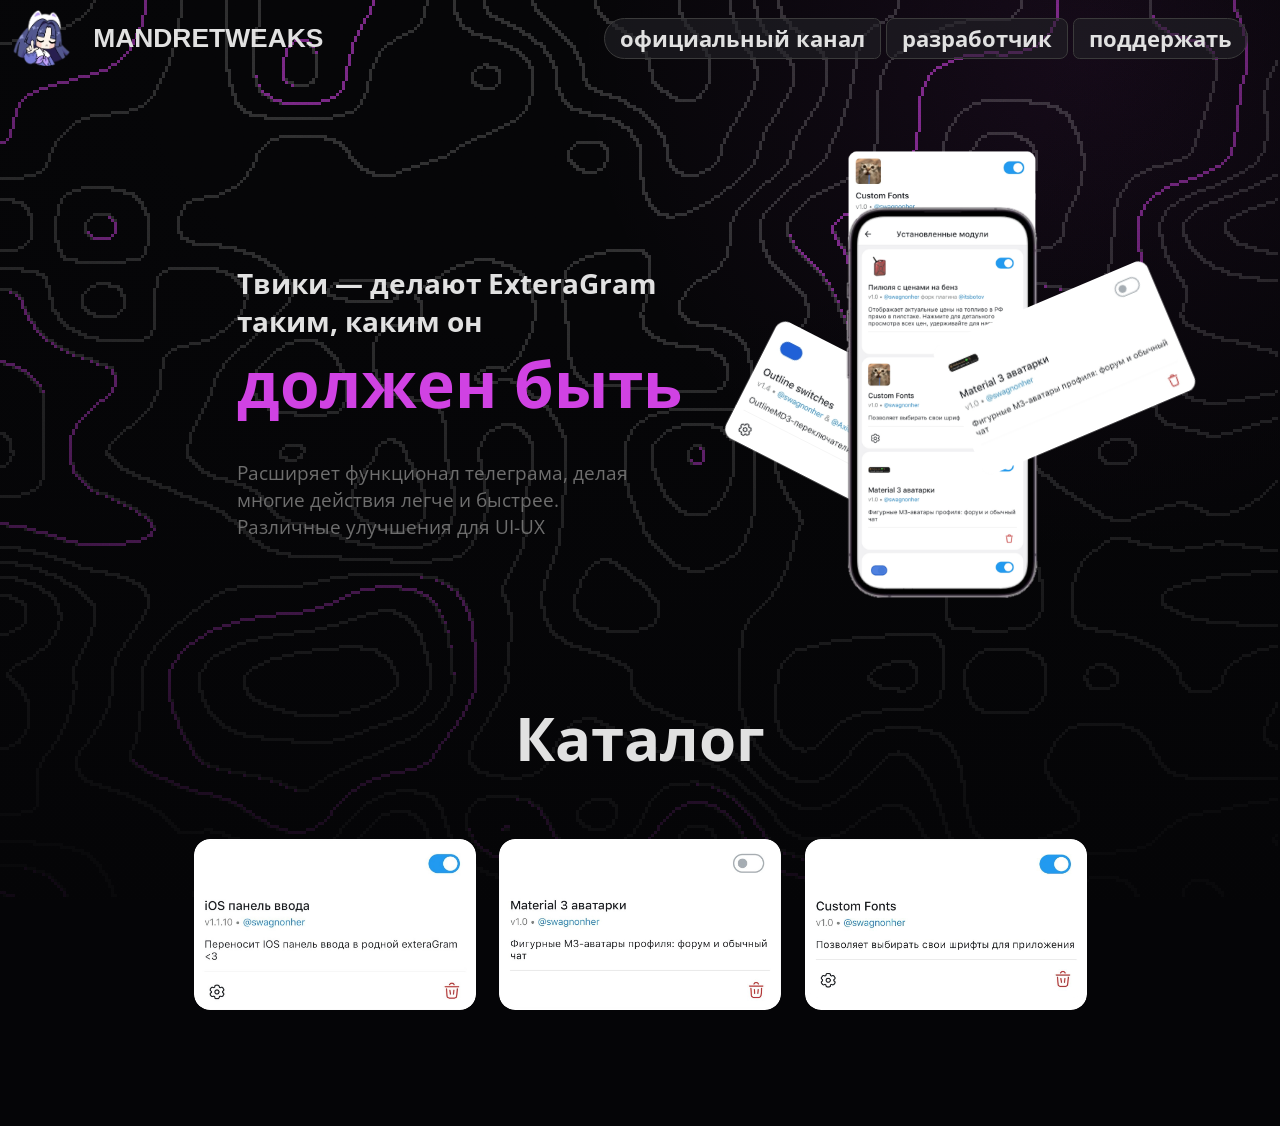
<file: new-mandra/index.html>
<!DOCTYPE html>
<html lang="ru">
    <head>
        <meta charset="UTF-8">
        <meta name="viewport" content="width=device-width, initial-scale=1.0">
        <link rel="stylesheet" href="style.css?v=1.1.1">
        <link href="https://db.onlinewebfonts.com/c/d7e8a95865396cddca89b00080d2cba6?family=SoDo+Sans+SemiBold" rel="stylesheet">
        <title>MandreTweaks</title>
    </head>
    <body>
        <div class="bg" aria-hidden="true">
            <canvas id="bg-canvas"></canvas>
            <div class="grain"></div>
            <div class="vignette"></div>
        </div>
        <div class="scrollprogress" id="progressbar"></div>
        <div class="navbar">
            <div class="navbar-left">
                <img src="assets/logo.png" alt="logo" class="logo">
                <h1 class="title">mandretweaks</h1>
            </div>
            <div class="navbar-right">
                <div class="links desktop">
                    <a href="https://t.me/swagnonher" class="channel-link">официальный канал</a>
                    <a href="https://t.me/sterepando" class="profile-link"><span>разработчик</span></a>
                    <a href="https://t.me/swagnonher/388" class="sup-link">поддержать</a>
                </div>

                 <!--mobile navbar-->
                <div class="burger mobile">
                    <div class="openbtn">
                        <svg class="open-icon" width="24" height="24" viewBox="0 0 24 24" fill="none" xmlns="http://w3.org">
                          <path d="M3 6h18M3 12h18M3 18h18" stroke="currentColor" stroke-width="2" stroke-linecap="round"/>
                        </svg>
                    </div>
                    <div class="closebtn">
                        <svg class="close-icon" xmlns="http://w3.org" width="24" height="24" viewBox="0 0 24 24" fill="none" stroke="currentColor" stroke-width="2" stroke-linecap="round" stroke-linejoin="round">
                          <line x1="18" y1="6" x2="6" y2="18"></line>
                          <line x1="6" y1="6" x2="18" y2="18"></line>
                        </svg>
                    </div>
                </div>  
            </div>
        </div>
        <div class="menu mobile">
            <div class="links-m">
                <a href="https://t.me/swagnonher" target="_blank" class="moblink">Официальный канал</a> 
                <a href="https://t.me/sterepando" class="moblink" target="_blank">Разработчик</a>
                <a href="https://t.me/swagnonher/388" class="moblink" target="_blank">Поддержать</a>
            </div>    
        </div>
        <main class="container desktop">
            <div class="conntainer-left">
                <h1 class="title-h">Твики — делают ExteraGram<br>таким, каким он<br><span>должен быть</span></h1>
                <p class="description">Расширяет функционал телеграма, делая<br>многие действия легче и быстрее.<br>Различные улучшения для UI-UX</p>
            </div>
            <div class="container-right">
                <div class="deco-imgs">
                    <img src="assets/tweaks-phone.png" class="phone" alt="phone">
                    <img src="assets/plugin-deco-1.png" class="custom-fonts" alt="custom fonts">
                    <img src="assets/plugin-deco-2.png" class="outline" alt="outline switches">
                    <img src="assets/plugin-deco-3.png" class="md3-ava" alt="md3 аватарки">
                </div>
            </div>
        </main>
        
        <main class="container-m mobile">
            <div class="sticky-view">
                <div class="container-title">
                    <h1 class="title-h-m">Твики — делают ExteraGram<br>таким, каким он<br><span>должен быть</span></h1>
                    <p class="description-m">Расширяет функционал телеграма, делая<br>многие действия легче и быстрее.<br>Различные улучшения для UI-UX</p>
                </div>

                <div class="deco-imgs-m">
                    <img src="assets/tweaks-phone.png" class="phone-m" alt="телефон">
                    <img src="assets/plugin-deco-1.png" class="custom-fonts-m" alt="custom fonts">
                    <img src="assets/plugin-deco-2.png" class="outline-m" alt="outline switches">
                    <img src="assets/plugin-deco-3.png" class="md3-ava-m" alt="md3 ававтарки">
                </div>
            </div>  
        </main>

        <section class="catalog-container">
            <h1 class="catalog-title">Каталог</h1>
            <div class="carousel-wrapper">
                <button class="carousel-btn prev mobile" onclick="moveCarousel(-1)" aria-label="←">&#10094;</button>

                <div class="carousel" id="catalogCarousel">
                    <a href="ios-input-panel" class="carousel-item">
                        <img src="assets/ios-panel.jpg" class="carousel-img" alt="ios-panel">
                    </a>
                    <a href="md3-avatarky/" class="carousel-item">
                        <img src="assets/md3-avatarky.jpg" class="carousel-img" alt="md3-avatarky">
                    </a>
                    <a href="custom-fonts/" class="carousel-item">
                        <img src="assets/custom-fonts.jpg" class="carousel-img" alt="custom fots">
                    </a>
                </div>

                <button class="carousel-btn next mobile" onclick="moveCarousel(1)" aria-label="→">&#10095;</button>
            </div>
            <div class="carousel-dots mobile" id="carouselDots"></div>
        </section>
        
        <script src="script.js?v=1.0.6"></script>
    </body>
</html>
</file>
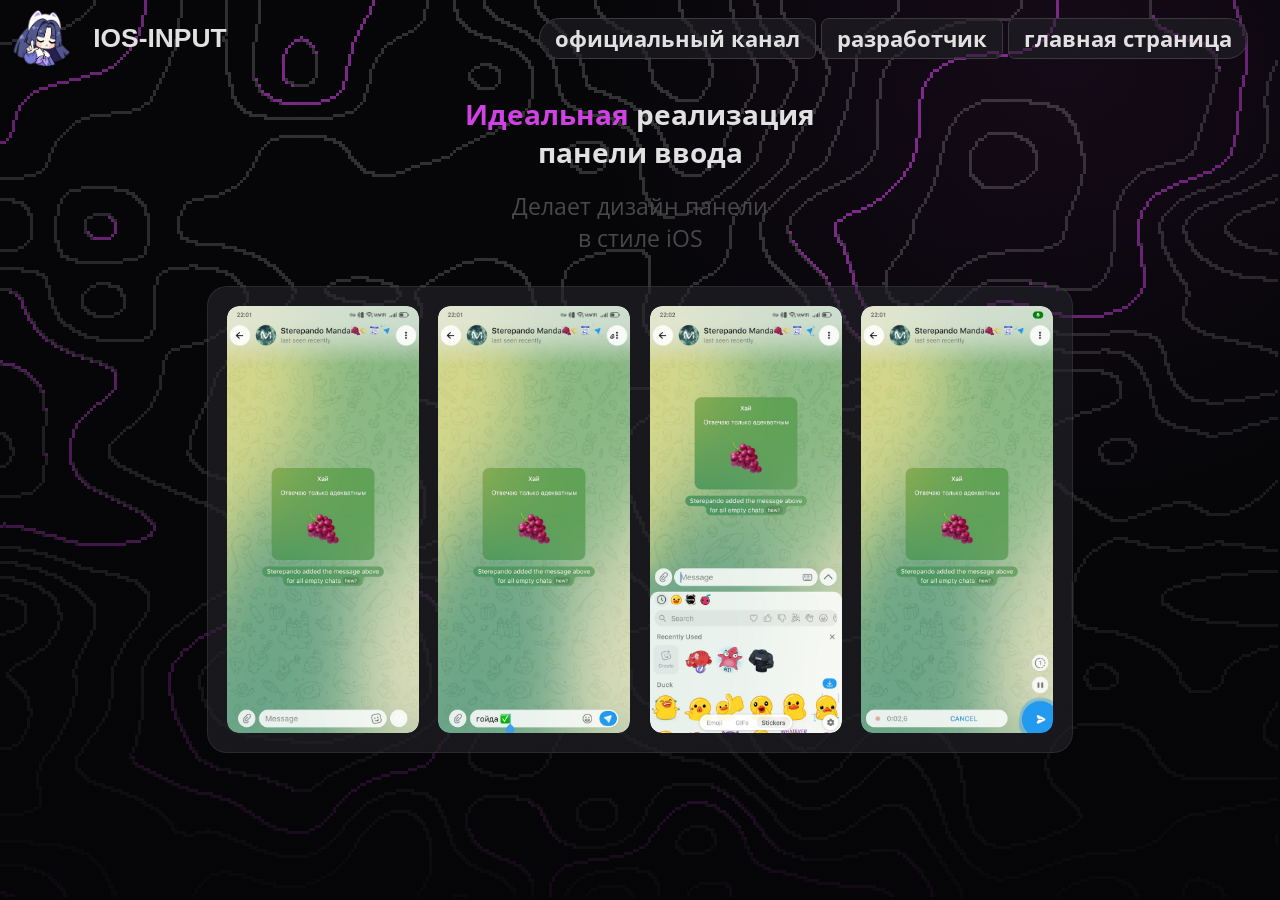
<file: new-mandra/ios-input-panel/index.html>
<!DOCTYPE html>
<html lang="ru">
    <head>
        <meta charset="UTF-8">
        <link rel="stylesheet" href="style.css?v=1.2.0">
        <meta name="viewport" content="width=device-width, initial-scale=1.0">
        <link href="https://db.onlinewebfonts.com/c/d7e8a95865396cddca89b00080d2cba6?family=SoDo+Sans+SemiBold" rel="stylesheet">
        <title>IOS Input Panel</title>
    </head>
    <body>
        <div class="bg" aria-hidden="true">
            <canvas id="bg-canvas"></canvas>
            <div class="grain"></div>
            <div class="vignette"></div>
        </div>
        <div class="navbar">
            <div class="navbar-left">
                <img src="assets/logo.png" alt="logo" class="logo">
                <h1 class="title">ios-input</h1>
            </div>
            <div class="navbar-right">
                <div class="links desktop">
                    <a href="https://t.me/swagnonher" class="channel-link">официальный канал</a>
                    <a href="https://t.me/sterepando" class="profile-link"><span>разработчик</span></a>
                    <a href="../index.html" class="main-link">главная страница</a>
                </div>

                 <!--mobile navbar-->
                <div class="burger mobile">
                    <div class="openbtn">
                        <svg class="open-icon" width="24" height="24" viewBox="0 0 24 24" fill="none" xmlns="http://w3.org">
                          <path d="M3 6h18M3 12h18M3 18h18" stroke="currentColor" stroke-width="2" stroke-linecap="round"/>
                        </svg>
                    </div>
                    <div class="closebtn">
                        <svg class="close-icon" xmlns="http://w3.org" width="24" height="24" viewBox="0 0 24 24" fill="none" stroke="currentColor" stroke-width="2" stroke-linecap="round" stroke-linejoin="round">
                          <line x1="18" y1="6" x2="6" y2="18"></line>
                          <line x1="6" y1="6" x2="18" y2="18"></line>
                        </svg>
                    </div>
                </div>  
            </div>
        </div>
        <div class="menu mobile">
            <div class="links-m">
                <a href="../index.html" class="moblink">Главная страница</a>
                <a href="https://t.me/swagnonher" target="_blank" class="moblink">Официальный канал</a> 
                <a href="https://t.me/sterepando" class="moblink" target="_blank">Разработчик</a>
                <a href="https://t.me/swagnonher/388" class="moblink" target="_blank">Поддержать</a>
            </div>    
        </div>
        <main class="container">
            <div class="container-title">
                <h1 class="title-h"><span>Идеальная</span> реализация<br>панели ввода</h1>
                <p class="description">Делает дизайн панели<br>в стиле iOS</p>
            </div>
            <div class="carousel-wrapper">
                <div class="container-imgs" id="panelCarousel">
                    <div class="carousel-item">
                        <img src="assets/main-panel.jpg" class="main-panel d-img" alt="обычная панель">
                        <div class="card-overlay">
                            <img src="assets/main-panel-desc.jpg" class="img-desc main-desc" alt="обычная панель">
                            <p class="desc-text">Просто панель</p>
                        </div>
                    </div>
                    <div class="carousel-item">
                        <img src="assets/typing-panel.jpg" class="typing-panel d-img" alt="писать">
                        <div class="card-overlay">
                            <img src="assets/typing-panel-desc.jpg" class="img-desc typing-desc" alt="писать">
                            <p class="desc-text">При вводе текста панель<br>расширяется, липкая анимация кнопки<br>отправки сообщения</p>
                        </div>
                    </div>
                    <div class="carousel-item">
                        <img src="assets/keyboard-panel.jpg" class="keyboard-panel d-img" alt="при открытии клавы/стиков">
                        <div class="card-overlay">
                            <img src="assets/keyboard-panel-desc.jpg" class="img-desc keyboard-desc" alt="при открытии клавиатуры">
                            <p class="desc-text">При открытии клавиатуры/стикеров<br>панель расширяется</p>
                        </div>
                    </div>
                    <div class="carousel-item">
                        <img src="assets/voice-panel.jpg" class="voice-panel d-img" alt="гски">
                        <div class="card-overlay">
                            <img src="assets/voice-panel-desc.jpg" class="img-desc voice-desc" alt="голосовые сообщения">
                            <p class="desc-text">Панель видоизменяется при<br>записи голосовых</p>
                        </div>
                    </div>
                </div>
            </div>
            <div class="carousel-dots" id="carouselDots"></div>
        </main>
        
        <script src="script.js?v=1.1.5"></script>
    </body>
</html>
</file>
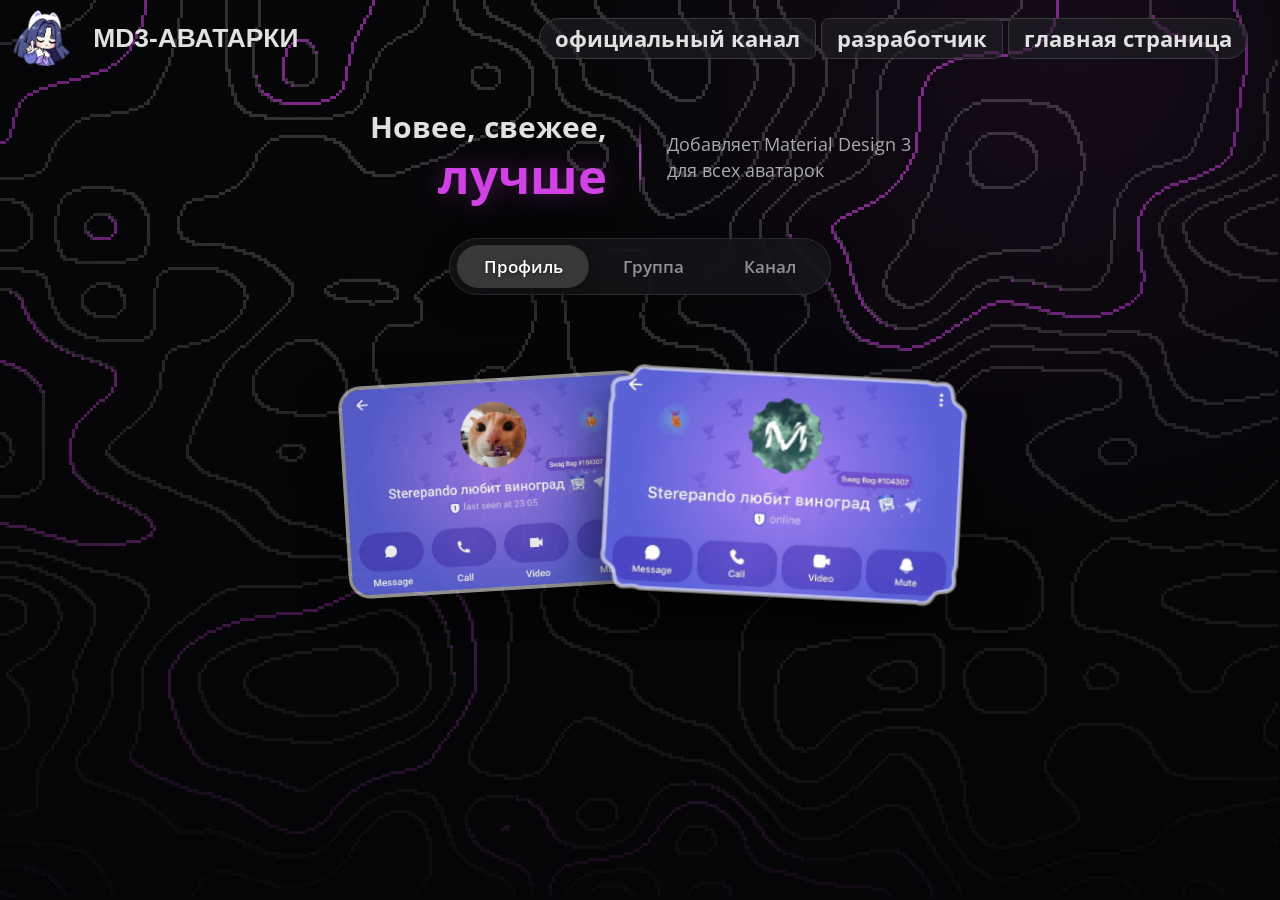
<file: new-mandra/md3-avatarky/index.html>
<!DOCTYPE html>
<html lang="ru">
    <head>
        <meta charset="UTF-8">
        <meta name="viewport" content="width=device-width, initial-scale=1.0">
        <link rel="stylesheet" href="style.css?v=1.3.5">
        <link href="https://db.onlinewebfonts.com/c/d7e8a95865396cddca89b00080d2cba6?family=SoDo+Sans+SemiBold" rel="stylesheet">
        <title>MD-3 аватарки</title>
    </head>
    <body>
        <div class="bg" aria-hidden="true">
            <canvas id="bg-canvas"></canvas>
            <div class="grain"></div>
            <div class="vignette"></div>
        </div>
        <div class="navbar">
            <div class="navbar-left">
                <img src="assets/logo.png" alt="logo" class="logo">
                <h1 class="title">MD3-Аватарки</h1>
            </div>
            <div class="navbar-right">
                <div class="links desktop">
                    <a href="https://t.me/swagnonher" class="channel-link">официальный канал</a>
                    <a href="https://t.me/sterepando" class="profile-link"><span>разработчик</span></a>
                    <a href="../index.html" class="main-link">главная страница</a>
                </div>

                 <!--mobile navbar-->
                <div class="burger mobile">
                    <div class="openbtn">
                        <svg class="open-icon" width="24" height="24" viewBox="0 0 24 24" fill="none" xmlns="http://w3.org">
                          <path d="M3 6h18M3 12h18M3 18h18" stroke="currentColor" stroke-width="2" stroke-linecap="round"/>
                        </svg>
                    </div>
                    <div class="closebtn">
                        <svg class="close-icon" xmlns="http://w3.org" width="24" height="24" viewBox="0 0 24 24" fill="none" stroke="currentColor" stroke-width="2" stroke-linecap="round" stroke-linejoin="round">
                          <line x1="18" y1="6" x2="6" y2="18"></line>
                          <line x1="6" y1="6" x2="18" y2="18"></line>
                        </svg>
                    </div>
                </div>  
            </div>
        </div>
        <div class="menu mobile">
            <div class="links-m">
                <a href="../index.html" class="moblink">Главная страница</a>
                <a href="https://t.me/swagnonher" target="_blank" class="moblink">Официальный канал</a> 
                <a href="https://t.me/sterepando" class="moblink" target="_blank">Разработчик</a>
                <a href="https://t.me/swagnonher/388" class="moblink" target="_blank">Поддержать</a>
            </div>    
        </div>
        <main class="container">
            <div class="container-title">
                <h1 class="title-h">Новее, свежее,<br><span>лучше</span></h1>
                <p class="description">Добавляет Material Design 3<br>для всех аватарок</p>
            </div>

            <div class="tabs-container">
                <div class="tabs-list" role="tablist" aria-label="Категории аватарок">
                    <div class="tab-indicator" aria-hidden="true"></div>
                    <button class="tab-trigger active" role="tab" aria-selected="true" data-tab="profile" data-index="0">Профиль</button>
                    <button class="tab-trigger" role="tab" aria-selected="false" data-tab="group" data-index="1">Группа</button>
                    <button class="tab-trigger" role="tab" aria-selected="false" data-tab="channel" data-index="2">Канал</button>
                </div>

                <div class="tabs-viewport">
                    <div class="tabs-track">
                        <!-- профиль -->
                        <div class="tab-panel active" id="panel-profile" role="tabpanel" data-index="0">
                            <div class="cards-pair">
                                <div class="card card-left">
                                    <img src="assets/md3-profile-noplugin" alt="MD3 Профиль без плагина" class="card-img">
                                </div>
                                <div class="card card-right card-wave" data-wave="tight">
                                    <img src="assets/md3-profile.jpg" alt="MD3 Профиль с плагином" class="card-img card-wavy-img">
                                    <canvas class="card-wave-canvas"></canvas>
                                </div>
                            </div>
                        </div>

                        <!-- группа -->
                        <div class="tab-panel" id="panel-group" role="tabpanel" data-index="1">
                            <div class="cards-pair">
                                <div class="card card-left">
                                    <img src="assets/md3-group-noplugin" alt="MD3 Группа без плагина" class="card-img">
                                </div>
                                <div class="card card-right card-wave" data-wave="stretched">
                                    <img src="assets/md3-group.jpg" alt="MD3 Группа с плагином" class="card-img card-wavy-img">
                                    <canvas class="card-wave-canvas"></canvas>
                                </div>
                            </div>
                        </div>

                        <!-- канал -->
                        <div class="tab-panel" id="panel-channel" role="tabpanel" data-index="2">
                            <div class="cards-pair">
                                <div class="card card-left">
                                    <img src="assets/md3-channel-noplugin" alt="MD3 Канал без плагина" class="card-img">
                                </div>
                                <div class="card card-right card-wave" data-wave="tight">
                                    <img src="assets/md3-channel.jpg" alt="MD3 Канал с плагином" class="card-img card-wavy-img">
                                    <canvas class="card-wave-canvas"></canvas>
                                </div>
                            </div>
                        </div>
                    </div>
                </div>
            </div>
        </main>
        <script src="script.js?v=1.3.0"></script>
    </body>
</html>
</file>
<file: new-mandra/style.css>
@import url('https://fonts.googleapis.com/css2?family=Google+Sans:ital,opsz,wght@0,17..18,400..700;1,17..18,400..700&family=Open+Sans:ital,wght@0,300..800;1,300..800&family=Roboto:ital,wght@0,100..900;1,100..900&display=swap');


*,
*::before,
*::after {
    -webkit-tap-highlight-color: transparent;
}

:root {
    --sky: #050507;
    --accent-2: #d042e3;
}

html {
    background: var(--sky);
}

html, body {
    width: 100%;
    min-width: 100%;
    overflow-x: clip; 
}

body {
    background-color: var(--sky);
    font-family: 'Google Sans', 'Open Sans', 'Roboto', sans-serif;
    margin: 0;
    position: relative;
}

/* Vanity background 1-in-1 */
.bg {
    z-index: 0;
    pointer-events: none;
    background: var(--sky);
    position: fixed;
    inset: 0;
    overflow: hidden;
}

.bg canvas {
    width: 100%;
    height: 100%;
    display: block;
    position: absolute;
    inset: 0;
}

.bg .grain {
    opacity: .35;
    mix-blend-mode: overlay;
    background-image: url("data:image/svg+xml,%3Csvg xmlns='http://www.w3.org/2000/svg' width='160' height='160'%3E%3Cfilter id='n'%3E%3CfeTurbulence type='fractalNoise' baseFrequency='.85' numOctaves='3' stitchTiles='stitch'/%3E%3C/filter%3E%3Crect width='100%25' height='100%25' filter='url(%23n)' opacity='.55'/%3E%3C/svg%3E");
    position: absolute;
    inset: 0;
}

.bg .vignette {
    background: radial-gradient(120% 90% at 50% 10%, #0000 25%, #050507e6 100%);
    position: absolute;
    inset: 0;
}

.navbar,
.container,
.container-m,
.catalog-container {
    position: relative;
    z-index: 1;
}

.navbar{
    display: flex;
    align-items: center;
    justify-content: space-between;
}

.navbar-left{
    display: flex;
    align-items: center;
    max-width: 15rem;
    transition: opacity 0.35s ease;
}

.logo{
    width: clamp(3.25rem, 4.5vw, 5.85rem);
    height: auto;
    padding: 0.5rem 0.8rem;
    cursor: pointer;
    transition: transform 0.35s cubic-bezier(0.2, 0, 0, 1);
}

.logo:hover {
    transform: scale(1.06) rotate(-2deg);
}

.title{
    font-family: "SoDo Sans SemiBold", Arial, Helvetica, sans-serif;
    color: rgb(225, 225, 225);
    font-size: clamp(0.85rem, 2.5vw, 1.65rem);
    padding: 5px 10px 5px 10px;
    text-transform: uppercase;
}

.navbar-right{
    display: flex;
    align-items: center;
    padding: 0.5rem 1rem 0.5rem 1rem;
    margin-right: 1rem;
}

.links{
    display: flex;
    align-items: center;
    gap: 5px;
}

.links a {
    font-weight: 700;
    font-size: 1.35rem;
    text-decoration: none;
    color: rgb(225, 225, 225);
    background-color: rgb(34, 34, 39, 0.6);
    padding: 5px 15px;
    border: 1px solid rgb(59, 59, 59);
    z-index: 2;
    
    box-sizing: border-box;
    display: inline-flex;
    align-items: center;
    justify-content: center;
}

.channel-link{
    border-radius: 50px 16px 16px 50px;
    position: relative;
    overflow: hidden;
    z-index: 1;
    text-align: center;
}

.channel-link::before{
    content: '';
    position: absolute;
    left: 50%;
    top: 50%;
    width: 0;
    height: 0;
    border-radius: 50%;
    background: rgba(208, 66, 227, 0.95);
    transform: translate(-50%, -50%);
    transition: width 0.4s ease, height 0.4s ease;
    z-index: -1;
}

.channel-link:hover::before{
    width: 300px;
    height: 300px;
}

.profile-link{
    border-radius: 8px;
    position: relative;
    overflow: hidden;
}

.profile-link span {
    position: relative;
    z-index: 2;
}

.profile-link::before{
    content: '';
    position: absolute;
    top: 0;
    left: 0;
    width: 100%;
    height: 100%;
    
    background-image: url("data:image/svg+xml,%3Csvg xmlns='http://www.w3.org/2000/svg' viewBox='0 0 120 28' preserveAspectRatio='none'%3E%3Cpath d='M0,15 C30,5 40,25 60,15 C80,5 90,25 120,15 L120,28 L0,28 Z' fill='rgba(208, 66, 227, 0.95)'/%3E%3C/svg%3E");
    background-repeat: repeat-x;
    background-size: 100px 100%;
    
    transform: translateY(100%);
    
    transition: transform 0.4s cubic-bezier(0.4, 0, 0.2, 1);
    z-index: 1;
    animation: wave-scroll 2s linear infinite;
}

@keyframes wave-scroll {
    0% {
        background-position-x: 0;
    }
    100%{
        background-position-x: 100px;
    }
}

.profile-link:hover::before{
    transform: translateY(0);
}

.sup-link {
    border-radius: 16px 50px 50px 16px;
    transition: background-color 0.4s ease-out, 
                border-radius 0.25s ease-out, 
                border-color 0.25s ease-out;
}

.sup-link:hover {
    background-color: rgba(208, 66, 227, 0.877);
    border-radius: 50px;
    border-color: transparent;
}


/* container */

.container{
    display: flex;
    margin: 0 auto;
    justify-content: center;
    max-width: 72.85rem;
    width: 100%;
    margin-top: clamp(3.75rem, 10vw, 15rem);
    align-items: center;
}

.title-h{
    color: rgb(225, 225, 225);
    font-size: clamp(1.3rem, 2.2vw, 2.5rem);
}

.title-h span{
    color: rgb(208, 66, 227);
    font-size: clamp(2.2rem, 5vw, 5rem);
}

.description{
    margin-top: 2rem;
    font-size: clamp(1rem, 1.5vw, 2rem);
    color: rgb(110, 110, 110);
    animation: desc 1.7s ease forwards 1s;
    opacity: 0;
}

@keyframes desc {
    0% {
        opacity: 0;
        transform: translateY(50%) scale(0.9);
    }
    100% {
        opacity: 1;
        transform: translateY(0) scale(1);
    }
}

.container-right{
    display: flex;
    justify-content: center;
    flex-direction: column;
    margin-left: clamp(10rem, 10vw, 17.85rem);
}

.deco-imgs{
    position: relative;
    display: inline-block;
}

.phone{
    display: block;
    position: relative;
    width: clamp(10rem, 15.75vw, 28.45rem);
    height: auto;
    z-index: 20;
}

.custom-fonts{
    position: absolute;
    top: 0;
    left: 0;
    z-index: 1;
    width: 93%;
    transform: translateX(3.5%) translateY(-50%);
    animation: cust 1.2s ease forwards;
    opacity: 1;
}

@keyframes cust {
    0% {
        transform: translateX(3.5%) translateY(80%) scale(0.9);
        opacity: 0;
    }
    100%{
        transform: translateX(3.5%) translateY(-50%) scale(1);
        opacity: 1;
    }
}

.outline{
    position: absolute;
    top: 40%;
    left: 0;
    width: clamp(14.5rem, 15.25vw, 19.75rem);
    transform: rotate(27deg) translateX(-45%);
    animation: outline 1.2s ease forwards;
}

@keyframes outline {
    0%{
        opacity: 0;
        transform: translateX(-15%) rotate(27deg) scale(0.9);
    }
    100%{
        opacity: 1;
        transform: translateX(-45%) rotate(27deg) scale(1);
        opacity: 1;
    }
}

.md3-ava{
    position: absolute;
    top: 35%;
    left: 0;
    width: clamp(14.5rem, 14.25vw, 19.75rem);
    transform: rotate(-23deg) translateX(50%);
    z-index: 40;
    animation: md3ava 1.5s ease forwards;
}

@keyframes md3ava {
    0% {
        opacity: 0;
        transform: rotate(-23deg) translateX(5%) scale(0.9);
    }
    100% {
        opacity: 1;
        transform: rotate(-23deg) translateX(50%) scale(1);
    }
}

.catalog-container{
    display: flex;
    width: 100%;
    align-items: center;
    justify-content: center;
    flex-direction: column;
    margin-top: 6rem;
    margin-bottom: 6rem;
}

.catalog-title{
    color: rgb(225, 225, 225);
    font-weight: 700;
    font-size: clamp(3.75rem, 4.5vw, 5rem);
    margin: 0 auto 2.5rem auto;
    text-align: center;

    /* анимация */
    opacity: 0;
    transform: translateY(3rem) scale(0.95);
    transition: opacity 0.8s cubic-bezier(0.4, 0, 0.2, 1), transform 0.8s cubic-bezier(0.4, 0, 0.2, 1);
}

.catalog-title.visible{
    transform: translateY(0) scale(1);
    opacity: 1;
}

.carousel-wrapper{
    position: relative;
    width: 100%;
    max-width: 72.85rem;
    padding: 0 1rem;
    box-sizing: border-box;
    display: flex;
    align-items: center;
    justify-content: center;
}

.carousel{
    display: flex;
    gap: 24px;
    overflow-x: visible;
    scroll-behavior: smooth;
    scrollbar-width: none;
    padding: 20px 10px; 
    box-sizing: border-box;
    width: 100%;
    justify-content: center;
}


.carousel::-webkit-scrollbar {
    display: none;
}

.carousel-item {
    flex: 0 0 clamp(240px, 22vw, 320px);
    scroll-snap-align: start;
    text-decoration: none;
    display: block;
    border-radius: 16px;
    overflow: hidden;
    background: transparent;
    border: none;

    background: #ffffff;

    contain: layout paint;
    isolation: isolate;

    transform: translate3d(0, 0, 0);
    -webkit-mask-image: -webkit-radial-gradient(white, black);
    mask-image: radial-gradient(white, black);
}

.carousel-item:hover{
    border: 1px solid rgba(208, 66, 227, 0.877);
}

.carousel-img {
    width: 100%;
    height: auto;
    object-fit: cover;
    display: block;
    border-radius: 16px;
    object-position: top center;
    transform-origin: center center;

    will-change: transform;
    transform: scale3d(1, 1, 1);
    backface-visibility: hidden;
    -webkit-backface-visibility: hidden;

    outline: 1px solid transparent;

    transition: transform 0.35s cubic-bezier(0.4, 0, 0.2, 1);

    pointer-events: none;
}

.carousel-item:hover .carousel-img {
    transform: scale3d(1.03, 1.03, 1);
}

.carousel-btn {
    display: none;
    position: absolute;
    top: 50%;
    transform: translateY(-50%);
    width: 48px;
    height: 48px;
    border-radius: 50%;
    background-color: rgba(34, 34, 39, 0.9);
    color: rgb(225, 225, 225);
    border: 1px solid rgb(59, 59, 59);
    cursor: pointer;
    z-index: 10;
    align-items: center;
    justify-content: center;
    font-size: 1.25rem;
    transition: background-color 0.25s ease, border-color 0.25s ease, transform 0.2s ease;
}

.carousel-btn:hover {
    background-color: rgba(208, 66, 227, 0.95);
    border-color: rgba(208, 66, 227, 0.95);
}

.carousel-btn:active {
    transform: translateY(-50%) scale(0.92);
}

.carousel-btn.prev {
    left: -40px;
}

.carousel-btn.next {
    right: -40px;
}

.mobile{
    display: none !important;
}

.scrollprogress{
    display: none;
}

.carousel-dots {
    display: none; /* carousel */
}

@media (max-width: 1024px) {
    .links.desktop {
        display: none !important;
    }
    .burger.mobile {
        display: flex !important;
    }
    .menu.mobile {
        display: flex;
    }
}

@media (max-width: 760px) {
    .desktop{
        display: none !important;
    }
    .mobile{
        display: flex !important;
    }
    .title{
        font-size: 1.2rem;
    }
    .navbar{
        position: fixed !important;
        top: 0 !important;
        left: 0 !important;
        width: 100% !important;
        box-sizing: border-box;
        padding-top: env(safe-area-inset-top, 0px);
        z-index: 10000;
        background-color: rgba(5, 5, 7, 0.6);

        transition: background-color 0.35s ease;
    }
    .scrollprogress {
        display: block;
        position: fixed !important;
        top: var(--nav-h, 60px) !important;
        left: 0;
        height: 3px;
        width: 0%;
        background: rgba(219, 143, 255, 0.86);
        z-index: 100005;
        pointer-events: none;
        box-shadow: 0 0 8px rgba(208, 66, 227, 0.6);
        opacity: 1;
        transition: width 0.05s ease-out, opacity 0.35s ease;
    }
    .carousel-dots{
        display: flex;
        justify-content: center;
        align-items: center;
        gap: 8px;
        margin-top: 1.5rem;
    }

    .catalog-container {
        margin-top: -7rem;
        margin-bottom: 4rem;
        opacity: 0;
        transform: translateY(50px) scale(0.96);
        will-change: opacity, transform;
        transition: opacity 0.6s cubic-bezier(0.4, 0, 0.2, 1), 
                    transform 0.6s cubic-bezier(0.4, 0, 0.2, 1);
    }
    .catalog-container.visible {
        opacity: 1;
        transform: translateY(0) scale(1);
    }
    .catalog-container .catalog-title {
        opacity: 1 !important;
        transform: none !important;
    }
    .carousel-btn {
        display: flex;
    }
    .carousel-btn.prev{
        left: 4px;
    }
    .carousel-btn.next{
        right: 4px;
    }
    .carousel {
        justify-content: flex-start !important;
        overflow-x: auto !important;
        -webkit-overflow-scrolling: touch;
        scroll-snap-type: x mandatory;
        overscroll-behavior-x: contain;
        scrollbar-width: none;
        padding: 20px 60px !important;
        scroll-padding-inline: 60px !important;
        -webkit-mask-image: linear-gradient(to right, transparent 0%, black 60px, black calc(100% - 60px), transparent 100%);
        mask-image: linear-gradient(to right, transparent 0%, black 60px, black calc(100% - 60px), transparent 100%);
    }
    .carousel::-webkit-scrollbar {
        display: none;
    }
    .carousel-item {
        scroll-snap-align: center;
    }
}

body.menu-open .scrollprogress {
    opacity: 0 !important;
    pointer-events: none;
    transition: opacity 0.2s ease;
}

/* Контейнер бургера */
.burger {
    position: relative;
    width: 40px;
    height: 40px;
    margin-right: 5%;
    display: flex;
    align-items: center;
    justify-content: center;
    cursor: pointer;
}

/* Общие стили для обеих иконок: центрируем их строго в одной точке */
.openbtn,
.closebtn {
    position: absolute;
    inset: 0;
    margin: auto;
    width: 24px;
    height: 24px;
    display: flex;
    align-items: center;
    justify-content: center;
    transition: opacity 0.25s ease, transform 0.3s cubic-bezier(0.4, 0, 0.2, 1);
}

.openbtn {
    color: rgb(225, 225, 225);
    opacity: 1;
    pointer-events: auto;
    transform: rotate(0deg) scale(1);
}

.openbtn.hidden {
    opacity: 0;
    pointer-events: none;
    transform: rotate(90deg) scale(0.7);
}

.closebtn {
    color: rgb(173, 173, 173);
    opacity: 0;
    pointer-events: none;
    transform: rotate(0deg) scale(0.7);
    z-index: 99999;
}

.closebtn.visible {
    opacity: 1;
    pointer-events: auto;
    transform: rotate(-90deg) scale(1);
}

.menu{
    display: flex;
    flex-direction: column;
    position: fixed;
    top: 0;
    left: 0;
    width: 100vw;
    height: 100vh;
    background-color: rgba(20, 20, 20, 0.95);
    backdrop-filter: blur(10px);
    z-index: 9999;


    transform: translateX(100vw);
    transition: transform 0.4s ease, visibility 0.4s ease;
    pointer-events: none;
    visibility: hidden;
}

.menu.visible {
    display: flex;
    transform: translateX(0);
    pointer-events: auto;
    visibility: visible;
}

.links-m{
    display: flex;
    flex-direction: column;
    margin-top: 20%;
}

.moblink{
    color: rgb(173, 173, 173);
    font-size: 1.5rem;
    text-align: left;
    text-decoration: none;
    padding: 20px 5% 20px 5%;
    transition: all 0.3s ease;
    border-bottom: 1px solid rgb(73, 73, 73);
}

.moblink:first-child{
    border-top: 1px solid rgb(73, 73, 73);
}

.moblink:hover{
    color: rgba(219, 143, 255, 0.86);
}

body.menu-open .navbar {
    background-color: transparent !important;
    backdrop-filter: none !important;
    -webkit-backdrop-filter: none !important;
}

body.menu-open .navbar-left {
    opacity: 0;
    pointer-events: none;
    transition: opacity 0.25s ease;
}


/* mobile highlight */

.container-m{
    display: flex;
    align-items: flex-start;
    flex-direction: column;
    width: 100%;
    height: 200vh;
}

.sticky-view{
    position: sticky;
    top: 0;
    width: 100%;
    height: 100vh;
    height: 100svh;
    overflow: hidden;
    flex-shrink: 0;
    display: flex;
    flex-direction: column;
}

.container-title{
    display: flex;
    width: 100%;
    flex: 0 0 auto;
    align-items: flex-start;
    overflow-x: hidden;
    scrollbar-width: none;
}

.container-title::-webkit-scrollbar{
    display: none;
}

.title-h-m,
.description-m{
    flex: 0 0 100%;
    box-sizing: border-box;
    margin: 0;
    padding: calc(var(--nav-h, 60px) + 1.5rem) 6% 0;
}

.title-h-m{
    color: rgb(225, 225, 225);
    font-weight: 600;
    font-size: clamp(1.1rem, 5.2vw, 1.5rem);
    line-height: 1.25;
}

.title-h-m span{
    color: rgb(208, 66, 227);
    font-size: clamp(1.7rem, 9vw, 2.4rem);
}

.description-m{
    color: rgb(110, 110, 110);
    font-size: clamp(0.85rem, 4vw, 1.05rem);
    line-height: 1.5;
    text-align: left;
}

/* deco imgs */

.deco-imgs-m{
    position: relative;
    align-self: center;
    margin-top: 4rem;
}

.phone-m{
    position: relative;
    display: block;
    width: clamp(10.5rem, 12.25vw, 20.85rem);
    height: auto;
    z-index: 20;
    opacity: 0;
    transform: scale(0.96);
    transition: opacity 0.5s ease, transform 0.5s ease;
}

.custom-fonts-m,
.outline-m,
.md3-ava-m{
    position: absolute;
    left: 0;
    opacity: 0;
    will-change: transform, opacity;
}

.custom-fonts-m{
    top: 0;
    z-index: 1;
    width: 93%;
    transform: translateX(3.5%) translateY(80%) scale(0.9);
    transition: transform 0.45s cubic-bezier(0.4, 0, 0.2, 1), opacity 0.35s ease;
}

.outline-m{
    top: 40%;
    width: 100%;
    transform: translateX(-15%) rotate(27deg) scale(0.9);
    transition: transform 0.45s cubic-bezier(0.4, 0, 0.2, 1), opacity 0.35s ease;
}

.md3-ava-m{
    top: 35%;
    width: 100%;
    transform: rotate(-23deg) translateX(5%) scale(0.9);
    z-index: 40;
    transition: transform 0.5s cubic-bezier(0.4, 0, 0.2, 1), opacity 0.4s ease;
}

.deco-imgs-m.show .phone-m{
    opacity: 1;
    transform: scale(1);
}

.deco-imgs-m.show .custom-fonts-m{
    opacity: 1;
    transform: translateX(3.5%) translateY(-50%) scale(1);
    transition-delay: 0.08s;
}

.deco-imgs-m.show .outline-m{
    opacity: 1;
    transform: translateX(-45%) rotate(27deg) scale(1);
    transition-delay: 0.14s;
}

.deco-imgs-m.show .md3-ava-m{
    opacity: 1;
    transform: rotate(-23deg) translateX(50%) scale(1);
    transition-delay: 0.2s;
}

/* carousel */

.dot{
    width: 9px;
    height: 9px;
    border-radius: 50%;
    background-color: rgb(55, 55, 60);
    border: none;
    padding: 0;
    cursor: pointer;
    transition: width 0.3s ease, backgrond-color 0.3s ease, border-radius 0.3s ease;
}

.dot:hover{
    background-color: rgba(208, 66, 227, 0.6);
}

.dot.active{
    width: 26px;
    border-radius: 10px;
    background-color: rgb(208, 66, 227);
    box-shadow: 0 0 10px rgba(208, 66, 227, 0.45);
}
</file>
<file: new-mandra/ios-input-panel/style.css>
@import url('https://fonts.googleapis.com/css2?family=Google+Sans:ital,opsz,wght@0,17..18,400..700;1,17..18,400..700&family=Open+Sans:ital,wght@0,300..800;1,300..800&family=Roboto:ital,wght@0,100..900;1,100..900&display=swap');


*,
*::before,
*::after {
    -webkit-tap-highlight-color: transparent;
}

:root {
    --sky: #050507;
    --accent-2: #d042e3;
}

html {
    background: var(--sky);
}

html, body {
    width: 100%;
    min-width: 100%;
    overflow-x: clip; 
}

body {
    background-color: var(--sky);
    font-family: 'Google Sans', 'Open Sans', 'Roboto', sans-serif;
    margin: 0;
    position: relative;
}

/* Vanity background 1-in-1 */
.bg {
    z-index: 0;
    pointer-events: none;
    background: var(--sky);
    position: fixed;
    inset: 0;
    overflow: hidden;
}

.bg canvas {
    width: 100%;
    height: 100%;
    display: block;
    position: absolute;
    inset: 0;
}

.bg .grain {
    opacity: .35;
    mix-blend-mode: overlay;
    background-image: url("data:image/svg+xml,%3Csvg xmlns='http://www.w3.org/2000/svg' width='160' height='160'%3E%3Cfilter id='n'%3E%3CfeTurbulence type='fractalNoise' baseFrequency='.85' numOctaves='3' stitchTiles='stitch'/%3E%3C/filter%3E%3Crect width='100%25' height='100%25' filter='url(%23n)' opacity='.55'/%3E%3C/svg%3E");
    position: absolute;
    inset: 0;
}

.bg .vignette {
    background: radial-gradient(120% 90% at 50% 10%, #0000 25%, #050507e6 100%);
    position: absolute;
    inset: 0;
}

.navbar,
.container {
    position: relative;
    z-index: 1;
}

.navbar{
    display: flex;
    align-items: center;
    justify-content: space-between;
}

.navbar-left{
    display: flex;
    align-items: center;
    max-width: 20rem;
    transition: opacity 0.35s ease;
}

.logo{
    width: clamp(3.25rem, 4.5vw, 5.85rem);
    height: auto;
    padding: 0.5rem 0.8rem;
    cursor: pointer;
    transition: transform 0.35s cubic-bezier(0.2, 0, 0, 1);
}

.logo:hover {
    transform: scale(1.06) rotate(-2deg);
}

.title{
    font-family: "SoDo Sans SemiBold", Arial, Helvetica, sans-serif;
    color: rgb(225, 225, 225);
    font-size: clamp(0.85rem, 2.5vw, 1.65rem);
    padding: 5px 10px 5px 10px;
    text-transform: uppercase;
}

.navbar-right{
    display: flex;
    align-items: center;
    padding: 0.5rem 1rem 0.5rem 1rem;
    margin-right: 1rem;
}

.links{
    display: flex;
    align-items: center;
    gap: 5px;
}

.links a {
    font-weight: 700;
    font-size: 1.35rem;
    text-decoration: none;
    color: rgb(225, 225, 225);
    background-color: rgb(34, 34, 39, 0.6);
    padding: 5px 15px;
    border: 1px solid rgb(59, 59, 59);
    z-index: 2;
    
    box-sizing: border-box;
    display: inline-flex;
    align-items: center;
    justify-content: center;
}

.channel-link {
    border-radius: 50px 16px 16px 50px;
    position: relative;
    overflow: hidden;
    z-index: 1;
    text-align: center;
}

.channel-link::before {
    content: '';
    position: absolute;
    left: 50%;
    top: 50%;
    width: 0;
    height: 0;
    border-radius: 50%;
    background: rgba(208, 66, 227, 0.95);
    transform: translate(-50%, -50%);
    transition: width 0.4s ease, height 0.4s ease;
    z-index: -1;
}

.channel-link:hover::before {
    width: 300px;
    height: 300px;
}

.profile-link{
    border-radius: 8px;
    position: relative;
    overflow: hidden;
}

.profile-link span {
    position: relative;
    z-index: 2;
}

.profile-link::before{
    content: '';
    position: absolute;
    top: 0;
    left: 0;
    width: 100%;
    height: 100%;
    
    background-image: url("data:image/svg+xml,%3Csvg xmlns='http://www.w3.org/2000/svg' viewBox='0 0 120 28' preserveAspectRatio='none'%3E%3Cpath d='M0,15 C30,5 40,25 60,15 C80,5 90,25 120,15 L120,28 L0,28 Z' fill='rgba(208, 66, 227, 0.95)'/%3E%3C/svg%3E");
    background-repeat: repeat-x;
    background-size: 100px 100%;
    
    transform: translateY(100%);
    
    transition: transform 0.4s cubic-bezier(0.4, 0, 0.2, 1);
    z-index: 1;
    animation: wave-scroll 2s linear infinite;
}

@keyframes wave-scroll {
    0% {
        background-position-x: 0;
    }
    100%{
        background-position-x: 100px;
    }
}

.profile-link:hover::before{
    transform: translateY(0);
}

.main-link {
    border-radius: 16px 50px 50px 16px;
    transition: background-color 0.4s ease-out, 
                border-radius 0.25s ease-out, 
                border-color 0.25s ease-out;
}

.main-link:hover {
    background-color: rgba(208, 66, 227, 0.877);
    border-radius: 50px;
    border-color: transparent;
}

.mobile{
    display: none !important;
}

/* burger */
.burger {
    position: relative;
    width: 40px;
    height: 40px;
    margin-right: 5%;
    display: flex;
    align-items: center;
    justify-content: center;
    cursor: pointer;
}

.openbtn,
.closebtn {
    position: absolute;
    inset: 0;
    margin: auto;
    width: 24px;
    height: 24px;
    display: flex;
    align-items: center;
    justify-content: center;
    transition: opacity 0.25s ease, transform 0.3s cubic-bezier(0.4, 0, 0.2, 1);
}

.openbtn {
    color: rgb(225, 225, 225);
    opacity: 1;
    pointer-events: auto;
    transform: rotate(0deg) scale(1);
}

.openbtn.hidden {
    opacity: 0;
    pointer-events: none;
    transform: rotate(90deg) scale(0.7);
}

.closebtn {
    color: rgb(173, 173, 173);
    opacity: 0;
    pointer-events: none;
    transform: rotate(0deg) scale(0.7);
    z-index: 99999;
}

.closebtn.visible {
    opacity: 1;
    pointer-events: auto;
    transform: rotate(-90deg) scale(1);
}

.menu{
    display: flex;
    flex-direction: column;
    position: fixed;
    top: 0;
    left: 0;
    width: 100vw;
    height: 100vh;
    background-color: rgba(20, 20, 20, 0.95);
    backdrop-filter: blur(10px);
    z-index: 9999;


    transform: translateX(100vw);
    transition: transform 0.4s ease, visibility 0.4s ease;
    pointer-events: none;
    visibility: hidden;
}

.menu.visible {
    display: flex;
    transform: translateX(0);
    pointer-events: auto;
    visibility: visible;
}

.links-m{
    display: flex;
    flex-direction: column;
    margin-top: 20%;
}

.moblink{
    color: rgb(173, 173, 173);
    font-size: 1.5rem;
    text-align: left;
    text-decoration: none;
    padding: 20px 5% 20px 5%;
    transition: all 0.3s ease;
    border-bottom: 1px solid rgb(73, 73, 73);
}

.moblink:first-child{
    border-top: 1px solid rgb(73, 73, 73);
}

.moblink:hover{
    color: rgba(219, 143, 255, 0.86);
}

body.menu-open .navbar {
    background-color: transparent !important;
    backdrop-filter: none !important;
    -webkit-backdrop-filter: none !important;
}

body.menu-open .navbar-left {
    opacity: 0;
    pointer-events: none;
    transition: opacity 0.25s ease;
}

/* desktop container */
.container{
    display: flex;
    position: relative;
    max-width: 82.85rem;
    width: 80%;
    margin: 0 auto;
    justify-content: center;
    align-items: center;
    flex-direction: column;
}

.container-title{
    display: flex;
    align-items: center;
    justify-content: center;
    flex-direction: column;
}

.title-h{
    color: rgb(225, 225, 225);
    font-size: clamp(1.3rem, 2.2vw, 2.5rem);
    text-align: center;
}

.title-h span{
    color: rgba(208, 66, 227);
}

.description{
    margin-bottom: 2rem;
    margin-top: -0.01rem;
    color: rgb(73, 73, 73);
    text-align: center;
    font-size: clamp(1.35rem, 1.8vw, 2.45rem);
}

.carousel-wrapper {
    position: relative;
    width: 100%;
    display: flex;
    justify-content: center;
}

.container-imgs{
    display: flex;
    align-items: center;
    justify-content: center;
    flex-direction: row;
    
    width: fit-content;
    max-width: 100%;
    box-sizing: border-box;
    
    gap: clamp(0.75rem, 1.5vw, 1.75rem);
    padding: clamp(0.85rem, 1.5vw, 1.5rem);
    margin: 0 auto 3rem auto;
    
    background-color: rgba(38, 38, 44, 0.6);
    border: 1px solid rgba(255, 255, 255, 0.08);
    border-radius: 20px;
}

.carousel-item {
    position: relative;
    display: flex;
    align-items: center;
    justify-content: center;
    flex-shrink: 0;
    border-radius: 12px;
    overflow: hidden;
    cursor: pointer;
}

.d-img{
    width: clamp(8.5rem, 15vw, 16.5rem);
    height: auto;
    border-radius: 12px;
    flex-shrink: 0;
    display: block;
    opacity: 1;
    transform: none;
    transition: filter 0.4s ease;
}

.carousel-item:hover .d-img,
.carousel-item.active-desc .d-img {
    filter: brightness(0.32);
}

.card-overlay {
    position: absolute;
    inset: 0;
    display: flex;
    flex-direction: column;
    align-items: center;
    justify-content: center;
    gap: clamp(8px, 1.2vw, 14px);
    padding: clamp(0.75rem, 1.5vw, 1.25rem);
    box-sizing: border-box;
    background: rgba(0, 0, 0, 0.45);
    border-radius: 12px;
    opacity: 0;
    pointer-events: none;
    transition: opacity 0.35s ease;
    z-index: 2;
}

.carousel-item:hover .card-overlay,
.carousel-item.active-desc .card-overlay {
    opacity: 1;
}

.img-desc {
    width: 90%;
    max-width: 14.5rem;
    height: auto;
    object-fit: contain;
    border-radius: 32px;
    border: 5px solid rgba(255, 255, 255, 0.15);
    display: block;

    transform: translateY(30px);
    opacity: 0;
    transition: transform 0.4s cubic-bezier(0.16, 1, 0.3, 1),
                opacity 0.4s ease;
}

.desc-text {
    color: rgb(240, 240, 240);
    font-size: clamp(0.85rem, 1.1vw, 1.1rem);
    font-weight: 600;
    text-align: center;
    margin: 0;
    padding: 0 6px;
    line-height: 1.35;
    text-shadow: 0 2px 6px rgba(0, 0, 0, 0.85);

    transform: translateY(30px);
    opacity: 0;
    transition: transform 0.4s cubic-bezier(0.16, 1, 0.3, 1) 0.05s,
                opacity 0.4s ease 0.05s;
}

.carousel-item:hover .img-desc,
.carousel-item:hover .desc-text,
.carousel-item.active-desc .img-desc,
.carousel-item.active-desc .desc-text {
    transform: translateY(0);
    opacity: 1;
}

/* carousel dots */
.carousel-dots {
    display: none;
}

.dot {
    width: 9px;
    height: 9px;
    border-radius: 50%;
    background-color: rgb(55, 55, 60);
    border: none;
    padding: 0;
    cursor: pointer;
    transition: width 0.3s ease, background-color 0.3s ease, border-radius 0.3s ease;
}

.dot:hover {
    background-color: rgba(208, 66, 227, 0.6);
}

.dot.active {
    width: 26px;
    border-radius: 10px;
    background-color: rgb(208, 66, 227);
    box-shadow: 0 0 10px rgba(208, 66, 227, 0.45);
}

@media (max-width: 1024px) {
    .links.desktop {
        display: none !important;
    }
    .burger.mobile {
        display: flex !important;
    }
    .menu.mobile {
        display: flex;
    }
}

@media (max-width: 760px) {
    .desktop{
        display: none !important;
    }
    .mobile{
        display: flex !important;
    }
    .title{
        font-size: 1.2rem;
    }
    .navbar{
        position: fixed !important;
        top: 0 !important;
        left: 0 !important;
        width: 100% !important;
        box-sizing: border-box;
        padding-top: env(safe-area-inset-top, 0px);
        z-index: 10000;
        background-color: rgba(5, 5, 7, 0.6);

        transition: background-color 0.35s ease;
    }
    .container {
        width: 100%;
        max-width: 100%;
        box-sizing: border-box;
        padding: 0 1rem;
    }
    .container-title{
        margin-top: 5.5rem;
        margin-bottom: 1.5rem;
    }
    .title-h {
        font-size: clamp(1.4rem, 6vw, 1.85rem);
        line-height: 1.25;
        margin: 0 0 0.5rem 0;
    }
    .description {
        font-size: clamp(0.95rem, 3.8vw, 1.15rem);
        line-height: 1.45;
        margin: 0 0 1.5rem 0;
        color: rgb(140, 140, 140);
    }
    .carousel-wrapper {
        position: relative;
        width: 100vw;
        max-width: 100vw;
        margin-left: calc(50% - 50vw);
        margin-right: calc(50% - 50vw);
        display: flex;
        justify-content: flex-start;
        overflow: hidden;
    }
    .container-imgs {
        --item-width: clamp(220px, 68vw, 270px);
        width: 100%;
        max-width: 100%;
        box-sizing: border-box;
        display: flex;
        flex-direction: row;
        align-items: center;
        justify-content: flex-start;
        gap: 12px;
        background-color: transparent;
        border: none;
        border-radius: 0;
        margin: 0;

        overflow-x: auto !important;
        -webkit-overflow-scrolling: touch;
        scroll-behavior: smooth;
        scroll-snap-type: x mandatory;
        overscroll-behavior-x: contain;
        scrollbar-width: none;

        -webkit-mask-image: none;
        mask-image: none;

        padding-top: 15px;
        padding-bottom: 25px;
        padding-left: 16px;
        padding-right: 16px;
        scroll-padding-left: 16px;
        scroll-padding-right: 16px;
    }
    .container-imgs::-webkit-scrollbar {
        display: none;
    }
    .carousel-item {
        scroll-snap-align: start;
        flex: 0 0 var(--item-width);
        width: var(--item-width);
        display: flex;
        justify-content: center;
    }
    .d-img {
        width: 100% !important;
        max-width: 100% !important;
        height: auto;
        border-radius: 16px;
        box-shadow: 0 8px 24px rgba(0, 0, 0, 0.5);
        border: 1px solid rgba(255, 255, 255, 0.08);
        display: block;

        opacity: 0;
        transform: translateY(30px);
        transition: opacity 0.5s cubic-bezier(0.25, 1, 0.5, 1), 
                    transform 0.5s cubic-bezier(0.25, 1, 0.5, 1),
                    filter 0.35s ease;
        will-change: opacity, transform;
    }
    .carousel-item.visible .d-img {
        opacity: 1;
        transform: translateY(0);
    }
    .carousel-dots {
        display: flex;
        justify-content: center;
        align-items: center;
        gap: 8px;
        margin-top: 1.5rem;
        margin-bottom: 2.5rem;
    }
    .carousel-item {
        border-radius: 16px;
        overflow: hidden;
    }
    .card-overlay {
        border-radius: 16px;
        background: rgba(0, 0, 0, 0.52);
        padding: 1.2rem 0.85rem;
    }
    .img-desc {
        border-width: 4px;
        border-radius: 24px;
        max-width: 13.5rem;
    }
    .desc-text {
        font-size: clamp(0.85rem, 3.6vw, 1.05rem);
    }
    .carousel-item:not(.active-desc):hover .d-img {
        filter: none;
    }
    .carousel-item:not(.active-desc):hover .card-overlay {
        opacity: 0;
    }
    .carousel-item:not(.active-desc):hover .img-desc,
    .carousel-item:not(.active-desc):hover .desc-text {
        transform: translateY(30px);
        opacity: 0;
    }
}
</file>
<file: new-mandra/md3-avatarky/style.css>
@import url('https://fonts.googleapis.com/css2?family=Google+Sans:ital,opsz,wght@0,17..18,400..700;1,17..18,400..700&family=Open+Sans:ital,wght@0,300..800;1,300..800&family=Roboto:ital,wght@0,100..900;1,100..900&display=swap');


*,
*::before,
*::after {
    -webkit-tap-highlight-color: transparent !important;
    -webkit-tap-highlight-color: rgba(0, 0, 0, 0) !important;
}

:root {
    --sky: #050507;
    --accent-2: #d042e3;
}

html {
    background: var(--sky);
}

html, body {
    width: 100%;
    min-width: 100%;
    overflow-x: clip; 
}

body {
    background-color: var(--sky);
    font-family: 'Google Sans', 'Open Sans', 'Roboto', sans-serif;
    margin: 0;
    position: relative;
}

/* Vanity background 1-in-1 */
.bg {
    z-index: 0;
    pointer-events: none;
    background: var(--sky);
    position: fixed;
    inset: 0;
    overflow: hidden;
}

.bg canvas {
    width: 100%;
    height: 100%;
    display: block;
    position: absolute;
    inset: 0;
}

.bg .grain {
    opacity: .35;
    mix-blend-mode: overlay;
    background-image: url("data:image/svg+xml,%3Csvg xmlns='http://www.w3.org/2000/svg' width='160' height='160'%3E%3Cfilter id='n'%3E%3CfeTurbulence type='fractalNoise' baseFrequency='.85' numOctaves='3' stitchTiles='stitch'/%3E%3C/filter%3E%3Crect width='100%25' height='100%25' filter='url(%23n)' opacity='.55'/%3E%3C/svg%3E");
    position: absolute;
    inset: 0;
}

.bg .vignette {
    background: radial-gradient(120% 90% at 50% 10%, #0000 25%, #050507e6 100%);
    position: absolute;
    inset: 0;
}

.navbar,
.container {
    position: relative;
    z-index: 1;
}

.navbar{
    display: flex;
    align-items: center;
    justify-content: space-between;
}

.navbar-left{
    display: flex;
    align-items: center;
    max-width: 25rem;
    transition: opacity 0.35s ease;
}

.logo{
    width: clamp(3.25rem, 4.5vw, 5.85rem);
    height: auto;
    padding: 0.5rem 0.8rem;
    cursor: pointer;
    transition: transform 0.35s cubic-bezier(0.2, 0, 0, 1);
}

.logo:hover {
    transform: scale(1.06) rotate(-2deg);
}

.title{
    font-family: "SoDo Sans SemiBold", Arial, Helvetica, sans-serif;
    color: rgb(225, 225, 225);
    font-size: clamp(0.85rem, 2.5vw, 1.65rem);
    padding: 5px 10px 5px 10px;
    text-transform: uppercase;
}

.navbar-right{
    display: flex;
    align-items: center;
    padding: 0.5rem 1rem 0.5rem 1rem;
    margin-right: 1rem;
}

.links{
    display: flex;
    align-items: center;
    gap: 5px;
}

.links a {
    font-weight: 700;
    font-size: 1.35rem;
    text-decoration: none;
    color: rgb(225, 225, 225);
    background-color: rgb(34, 34, 39, 0.6);
    padding: 5px 15px;
    border: 1px solid rgb(59, 59, 59);
    z-index: 2;
    
    box-sizing: border-box;
    display: inline-flex;
    align-items: center;
    justify-content: center;
}

.channel-link {
    border-radius: 50px 16px 16px 50px;
    position: relative;
    overflow: hidden;
    z-index: 1;
    text-align: center;
}

.channel-link::before {
    content: '';
    position: absolute;
    left: 50%;
    top: 50%;
    width: 0;
    height: 0;
    border-radius: 50%;
    background: rgba(208, 66, 227, 0.95);
    transform: translate(-50%, -50%);
    transition: width 0.4s ease, height 0.4s ease;
    z-index: -1;
}

.channel-link:hover::before {
    width: 300px;
    height: 300px;
}

.profile-link{
    border-radius: 8px;
    position: relative;
    overflow: hidden;
}

.profile-link span {
    position: relative;
    z-index: 2;
}

.profile-link::before{
    content: '';
    position: absolute;
    top: 0;
    left: 0;
    width: 100%;
    height: 100%;
    
    background-image: url("data:image/svg+xml,%3Csvg xmlns='http://www.w3.org/2000/svg' viewBox='0 0 120 28' preserveAspectRatio='none'%3E%3Cpath d='M0,15 C30,5 40,25 60,15 C80,5 90,25 120,15 L120,28 L0,28 Z' fill='rgba(208, 66, 227, 0.95)'/%3E%3C/svg%3E");
    background-repeat: repeat-x;
    background-size: 100px 100%;
    
    transform: translateY(100%);
    
    transition: transform 0.4s cubic-bezier(0.4, 0, 0.2, 1);
    z-index: 1;
    animation: wave-scroll 2s linear infinite;
}

@keyframes wave-scroll {
    0% {
        background-position-x: 0;
    }
    100%{
        background-position-x: 100px;
    }
}

.profile-link:hover::before{
    transform: translateY(0);
}

.main-link {
    border-radius: 16px 50px 50px 16px;
    transition: background-color 0.4s ease-out, 
                border-radius 0.25s ease-out, 
                border-color 0.25s ease-out;
}

.main-link:hover {
    background-color: rgba(208, 66, 227, 0.877);
    border-radius: 50px;
    border-color: transparent;
}

.mobile{
    display: none !important;
}

/* burger */
.burger {
    position: relative;
    width: 40px;
    height: 40px;
    margin-right: 5%;
    display: flex;
    align-items: center;
    justify-content: center;
    cursor: pointer;
}

.openbtn,
.closebtn {
    position: absolute;
    inset: 0;
    margin: auto;
    width: 24px;
    height: 24px;
    display: flex;
    align-items: center;
    justify-content: center;
    transition: opacity 0.25s ease, transform 0.3s cubic-bezier(0.4, 0, 0.2, 1);
}

.openbtn {
    color: rgb(225, 225, 225);
    opacity: 1;
    pointer-events: auto;
    transform: rotate(0deg) scale(1);
}

.openbtn.hidden {
    opacity: 0;
    pointer-events: none;
    transform: rotate(90deg) scale(0.7);
}

.closebtn {
    color: rgb(173, 173, 173);
    opacity: 0;
    pointer-events: none;
    transform: rotate(0deg) scale(0.7);
    z-index: 99999;
}

.closebtn.visible {
    opacity: 1;
    pointer-events: auto;
    transform: rotate(-90deg) scale(1);
}

.menu{
    display: flex;
    flex-direction: column;
    position: fixed;
    top: 0;
    left: 0;
    width: 100vw;
    height: 100vh;
    background-color: rgba(20, 20, 20, 0.95);
    backdrop-filter: blur(10px);
    z-index: 9999;


    transform: translateX(100vw);
    transition: transform 0.4s ease, visibility 0.4s ease;
    pointer-events: none;
    visibility: hidden;
}

.menu.visible {
    display: flex;
    transform: translateX(0);
    pointer-events: auto;
    visibility: visible;
}

.links-m{
    display: flex;
    flex-direction: column;
    margin-top: 20%;
}

.moblink{
    color: rgb(173, 173, 173);
    font-size: 1.5rem;
    text-align: left;
    text-decoration: none;
    padding: 20px 5% 20px 5%;
    transition: all 0.3s ease;
    border-bottom: 1px solid rgb(73, 73, 73);
}

.moblink:first-child{
    border-top: 1px solid rgb(73, 73, 73);
}

.moblink:hover{
    color: rgba(219, 143, 255, 0.86);
}

body.menu-open .navbar {
    background-color: transparent !important;
    backdrop-filter: none !important;
    -webkit-backdrop-filter: none !important;
}

body.menu-open .navbar-left {
    opacity: 0;
    pointer-events: none;
    transition: opacity 0.25s ease;
}

.container {
    display: flex;
    width: 100%;
    max-width: 100%;
    box-sizing: border-box;
    padding: 0 1rem;
    margin: 0 auto;
    justify-content: center;
    flex-direction: column;
}

.container-title{
    display: flex;
    margin-top: 2rem;
    margin-bottom: 2rem;
    flex-direction: row;
    justify-content: center;
    gap: 2rem;
    align-items: center;
}

.title-h {
    font-size: clamp(1.4rem, 6vw, 1.85rem);
    line-height: 1.25;
    margin: 0;
    color: rgb(225, 225, 225);
    text-align: right;
    animation: titleIn 0.8s cubic-bezier(0.16, 1, 0.3, 1) both;
}

@keyframes titleIn {
    0% {
        transform: translateX(-35px) scale(0.96);
        opacity: 0;
    }
    100% {
        transform: translateX(0) scale(1);
        opacity: 1;
    }
}

.title-h span{
    font-size: clamp(2rem, 8.45vw, 3.05rem);
    color: rgb(208, 66, 227);
    text-shadow: 0 0 25px rgba(208, 66, 227, 0.35);
}

.description {
    font-size: clamp(0.95rem, 3.8vw, 1.15rem);
    line-height: 1.45;
    margin: 0;
    color: rgb(170, 170, 175);
    text-align: left;
    position: relative;
    padding: 0.75rem 0 0.75rem 1.75rem;
    animation: descriptionIn 0.8s cubic-bezier(0.16, 1, 0.3, 1) 0.08s both;
}

@keyframes descriptionIn {
    0% {
        transform: translateX(35px) scale(0.96);
        opacity: 0;
    }
    100% {
        transform: translateX(0) scale(1);
        opacity: 1;
    }
}

.description::before {
    content: '';
    position: absolute;
    left: 0;
    top: 5%;
    height: 90%;
    width: 2px;
    border-radius: 2px;
    background: linear-gradient(180deg, rgba(208, 66, 227, 0.1), rgba(208, 66, 227, 0.85) 50%, rgba(255, 255, 255, 0.15) 100%);
    transform: scaleY(0);
    transform-origin: center;
    animation: dividerGrow 0.7s cubic-bezier(0.16, 1, 0.3, 1) 0.35s forwards;
}

@keyframes dividerGrow {
    0% {
        transform: scaleY(0);
        opacity: 0;
    }
    100% {
        transform: scaleY(1);
        opacity: 1;
    }
}

.tabs-container {
    display: flex;
    flex-direction: column;
    align-items: center;
    width: 100%;
    max-width: 90rem;
    margin: 0 auto 3.5rem auto;
    z-index: 2;
    animation: tabsFadeIn 0.8s cubic-bezier(0.16, 1, 0.3, 1) 0.15s both;
}

@keyframes tabsFadeIn {
    0% {
        opacity: 0;
        transform: translateY(20px) scale(0.98);
    }
    100% {
        opacity: 1;
        transform: translateY(0) scale(1);
    }
}

.tabs-list {
    position: relative;
    display: inline-flex;
    align-items: center;
    background: rgba(22, 22, 26, 0.8);
    border: 1px solid rgba(255, 255, 255, 0.1);
    backdrop-filter: blur(20px);
    -webkit-backdrop-filter: blur(20px);
    border-radius: 9999px;
    padding: 6px;
    box-shadow: 0 10px 32px rgba(0, 0, 0, 0.4);
    gap: 4px;
}

.tab-indicator {
    position: absolute;
    top: 6px;
    left: 0;
    height: calc(100% - 12px);
    border-radius: 9999px;
    background: rgba(255, 255, 255, 0.16);
    box-shadow: 0 4px 16px rgba(0, 0, 0, 0.35);
    transition: transform 0.35s cubic-bezier(0.25, 1, 0.5, 1),
                width 0.35s cubic-bezier(0.25, 1, 0.5, 1);
    pointer-events: none;
    z-index: 1;
    will-change: transform, width;
}

.tab-trigger {
    position: relative;
    z-index: 2;
    background: transparent;
    border: none;
    outline: none;
    cursor: pointer;
    padding: 10px 28px;
    color: rgba(215, 215, 222, 0.65);
    font-family: inherit;
    font-size: 1.05rem;
    font-weight: 600;
    border-radius: 9999px;
    transition: color 0.25s ease;
    user-select: none;
    -webkit-tap-highlight-color: transparent;
}

.tab-trigger,
.tab-trigger:focus,
.tab-trigger:focus-visible,
.tab-trigger:active {
    outline: none !important;
    box-shadow: none !important;
    border: none !important;
}

.tab-trigger:hover {
    color: rgba(255, 255, 255, 0.95);
}

.tab-trigger.active {
    color: #ffffff;
    text-shadow: 0 1px 4px rgba(0, 0, 0, 0.5);
}

.tabs-viewport {
    position: relative;
    width: 100%;
    margin-top: 2rem;
    overflow: hidden;
}

.tabs-track {
    display: flex;
    width: 300%;
    transform: translateX(0%);
    transition: transform 0.45s cubic-bezier(0.16, 1, 0.3, 1);
    will-change: transform;
}

.tab-panel {
    width: 33.333333%;
    flex-shrink: 0;
    display: flex;
    justify-content: center;
    align-items: center;
    box-sizing: border-box;
    opacity: 0.35;
    filter: blur(4px);
    transition: opacity 0.4s ease, filter 0.4s ease;
    pointer-events: none;
}

.tab-panel.active {
    opacity: 1;
    filter: blur(0px);
    pointer-events: auto;
}

.cards-pair {
    position: relative;
    display: flex;
    align-items: center;
    justify-content: center;
    padding: 2.5rem 1.5rem;
    perspective: 1200px;
}

.card {
    position: relative;
    width: clamp(17.5rem, 26vw, 31rem);
    border-radius: 24px;
    border: 4px solid rgba(255, 255, 255, 0.6);
    box-sizing: border-box;
    overflow: hidden;
    box-shadow: 0 20px 48px rgba(0, 0, 0, 0.55);
    cursor: pointer;
    background: transparent !important;
    background-color: transparent !important;
    outline: none !important;
    -webkit-tap-highlight-color: transparent !important;
    -webkit-tap-highlight-color: rgba(0, 0, 0, 0) !important;
    -webkit-touch-callout: none !important;
    user-select: none !important;
    -webkit-user-select: none !important;
    transform-origin: center center;
    transition: transform 0.45s cubic-bezier(0.2, 0, 0, 1),
                box-shadow 0.45s cubic-bezier(0.2, 0, 0, 1);
    will-change: transform, box-shadow;
}

.card:active,
.card:focus,
.card:focus-visible,
.card-left:active,
.card-right:active,
.card-wave:active {
    outline: none !important;
    background: transparent !important;
    background-color: transparent !important;
    -webkit-tap-highlight-color: transparent !important;
    -webkit-tap-highlight-color: rgba(0, 0, 0, 0) !important;
}

.card-left {
    transform: rotate(-3.5deg) scale(0.92);
    margin-right: -45px;
    z-index: 1;
    opacity: 0.92;
}

.card-right {
    transform: rotate(3deg) scale(1.06);
    z-index: 2;
    opacity: 1;
    box-shadow: 0 26px 58px rgba(0, 0, 0, 0.65);
}

.card-right.card-wave {
    border: none !important;
    background: transparent !important;
    overflow: visible !important;
    border-radius: 40px;
}

.card-right.card-wave .card-wavy-img {
    visibility: hidden;
    opacity: 0;
    display: block;
    width: 100%;
    height: auto;
    pointer-events: none;
}

.card-wave-canvas {
    position: absolute;
    top: -12px;
    left: -12px;
    width: calc(100% + 24px);
    height: calc(100% + 24px);
    pointer-events: none;
    z-index: 5;
    display: block;
    outline: none !important;
    -webkit-tap-highlight-color: transparent !important;
    -webkit-tap-highlight-color: rgba(0, 0, 0, 0) !important;
}

.card-left:hover {
    z-index: 10 !important;
    transform: translateY(-8px) scale(0.98) rotate(0deg) !important;
    opacity: 1 !important;
    box-shadow: 0 30px 60px rgba(0, 0, 0, 0.7), 
                0 0 36px rgba(255, 255, 255, 0.25) !important;
}

.card-right:hover {
    z-index: 10 !important;
    transform: translateY(-10px) scale(1.11) rotate(0deg) !important;
    box-shadow: 0 34px 68px rgba(0, 0, 0, 0.75), 
                0 0 40px rgba(255, 255, 255, 0.3) !important;
}

.card-img {
    display: block;
    width: 100%;
    height: auto;
    object-fit: cover;
    pointer-events: none;
    user-select: none;
    -webkit-user-select: none;
    -webkit-user-drag: none;
    -webkit-touch-callout: none;
    -webkit-tap-highlight-color: transparent !important;
    -webkit-tap-highlight-color: rgba(0, 0, 0, 0) !important;
}

@media (max-width: 1024px) {
    .links.desktop {
        display: none !important;
    }
    .burger.mobile {
        display: flex !important;
    }
    .menu.mobile {
        display: flex;
    }
}

@media (max-width: 760px) {
    .desktop {
        display: none !important;
    }

    .mobile {
        display: flex !important;
    }

    .title {
        font-size: 1.2rem;
    }

    .navbar {
        position: fixed !important;
        top: 0 !important;
        left: 0 !important;
        width: 100% !important;
        box-sizing: border-box;
        padding-top: env(safe-area-inset-top, 0px);
        z-index: 10000;
        background-color: rgba(5, 5, 7, 0.6);
        transition: background-color 0.35s ease;
    }

    .container {
        padding: 0 !important;
        width: 100% !important;
        max-width: 100% !important;
        overflow-x: hidden !important;
    }

    .container-title {
        flex-direction: column !important;
        gap: 0.75rem !important;
        margin-top: 5.5rem !important;
        margin-bottom: 1.5rem !important;
        padding: 0 1.25rem !important;
        align-items: center !important;
        text-align: center !important;
    }

    .title-h {
        text-align: center !important;
        font-size: clamp(1.4rem, 6vw, 1.85rem) !important;
        margin: 0 !important;
    }

    .description {
        text-align: center !important;
        padding: 0 !important;
        margin: 0 !important;
        font-size: clamp(0.95rem, 3.8vw, 1.15rem) !important;
    }

    .description::before {
        display: none !important;
    }

    .tabs-container {
        width: 100% !important;
        margin-top: 1rem !important;
        margin-bottom: 3rem !important;
        padding: 0 1rem !important;
        box-sizing: border-box !important;
    }

    .tabs-list {
        padding: 4px !important;
        max-width: 95vw !important;
    }

    .tab-trigger {
        padding: 8px 18px !important;
        font-size: 0.95rem !important;
    }

    .cards-pair,
    .cards-pair * {
        pointer-events: none !important;
        -webkit-touch-callout: none !important;
        -webkit-user-select: none !important;
        user-select: none !important;
        -webkit-tap-highlight-color: transparent !important;
        -webkit-tap-highlight-color: rgba(0, 0, 0, 0) !important;
    }

    .cards-pair {
        display: flex !important;
        flex-direction: column !important;
        align-items: center !important;
        justify-content: center !important;
        gap: 0 !important;
        padding: 1.25rem 0.5rem 2.75rem 0.5rem !important;
        perspective: 1000px !important;
    }

    .card {
        width: 74vw !important;
        max-width: 310px !important;
        border-radius: 20px !important;
        cursor: default !important;
        background: transparent !important;
        background-color: transparent !important;
        outline: none !important;
        border: 4px solid rgba(255, 255, 255, 0.6) !important;
        transition: transform 0.4s cubic-bezier(0.2, 0, 0, 1),
                    box-shadow 0.4s cubic-bezier(0.2, 0, 0, 1) !important;
    }

    /* Карточка с плагином (сверху, поверх нижней) */
    .card-right {
        order: 1 !important;
        z-index: 3 !important;
        margin-right: 0 !important;
        margin-bottom: 0 !important;
        opacity: 1 !important;
        box-shadow: 0 20px 42px rgba(0, 0, 0, 0.65) !important;
    }

    .card-right.card-wave {
        border: none !important;
        background: transparent !important;
        background-color: transparent !important;
        filter: drop-shadow(0 16px 32px rgba(0, 0, 0, 0.6));
    }

    /* Карточка без плагина (снизу, наезжает под карточку с плагином) */
    .card-left {
        order: 2 !important;
        z-index: 1 !important;
        margin-right: 0 !important;
        margin-top: -38px !important;
        opacity: 0.95 !important;
        box-shadow: 0 14px 30px rgba(0, 0, 0, 0.5) !important;
    }

    /* Наклоны карточек для секций 1 («Профиль») и 3 («Канал») — одинаковый стиль */
    #panel-profile .card-right,
    #panel-channel .card-right {
        transform: rotate(-3deg) scale(1) !important;
    }

    #panel-profile .card-left,
    #panel-channel .card-left {
        transform: rotate(2.5deg) scale(0.96) !important;
    }

    /* Наклоны карточек для секции 2 («Группа») — альтернативный/зеркальный стиль */
    #panel-group .card-right {
        transform: rotate(3deg) scale(1) !important;
    }

    #panel-group .card-left {
        transform: rotate(-2.5deg) scale(0.96) !important;
    }
}
</file>
